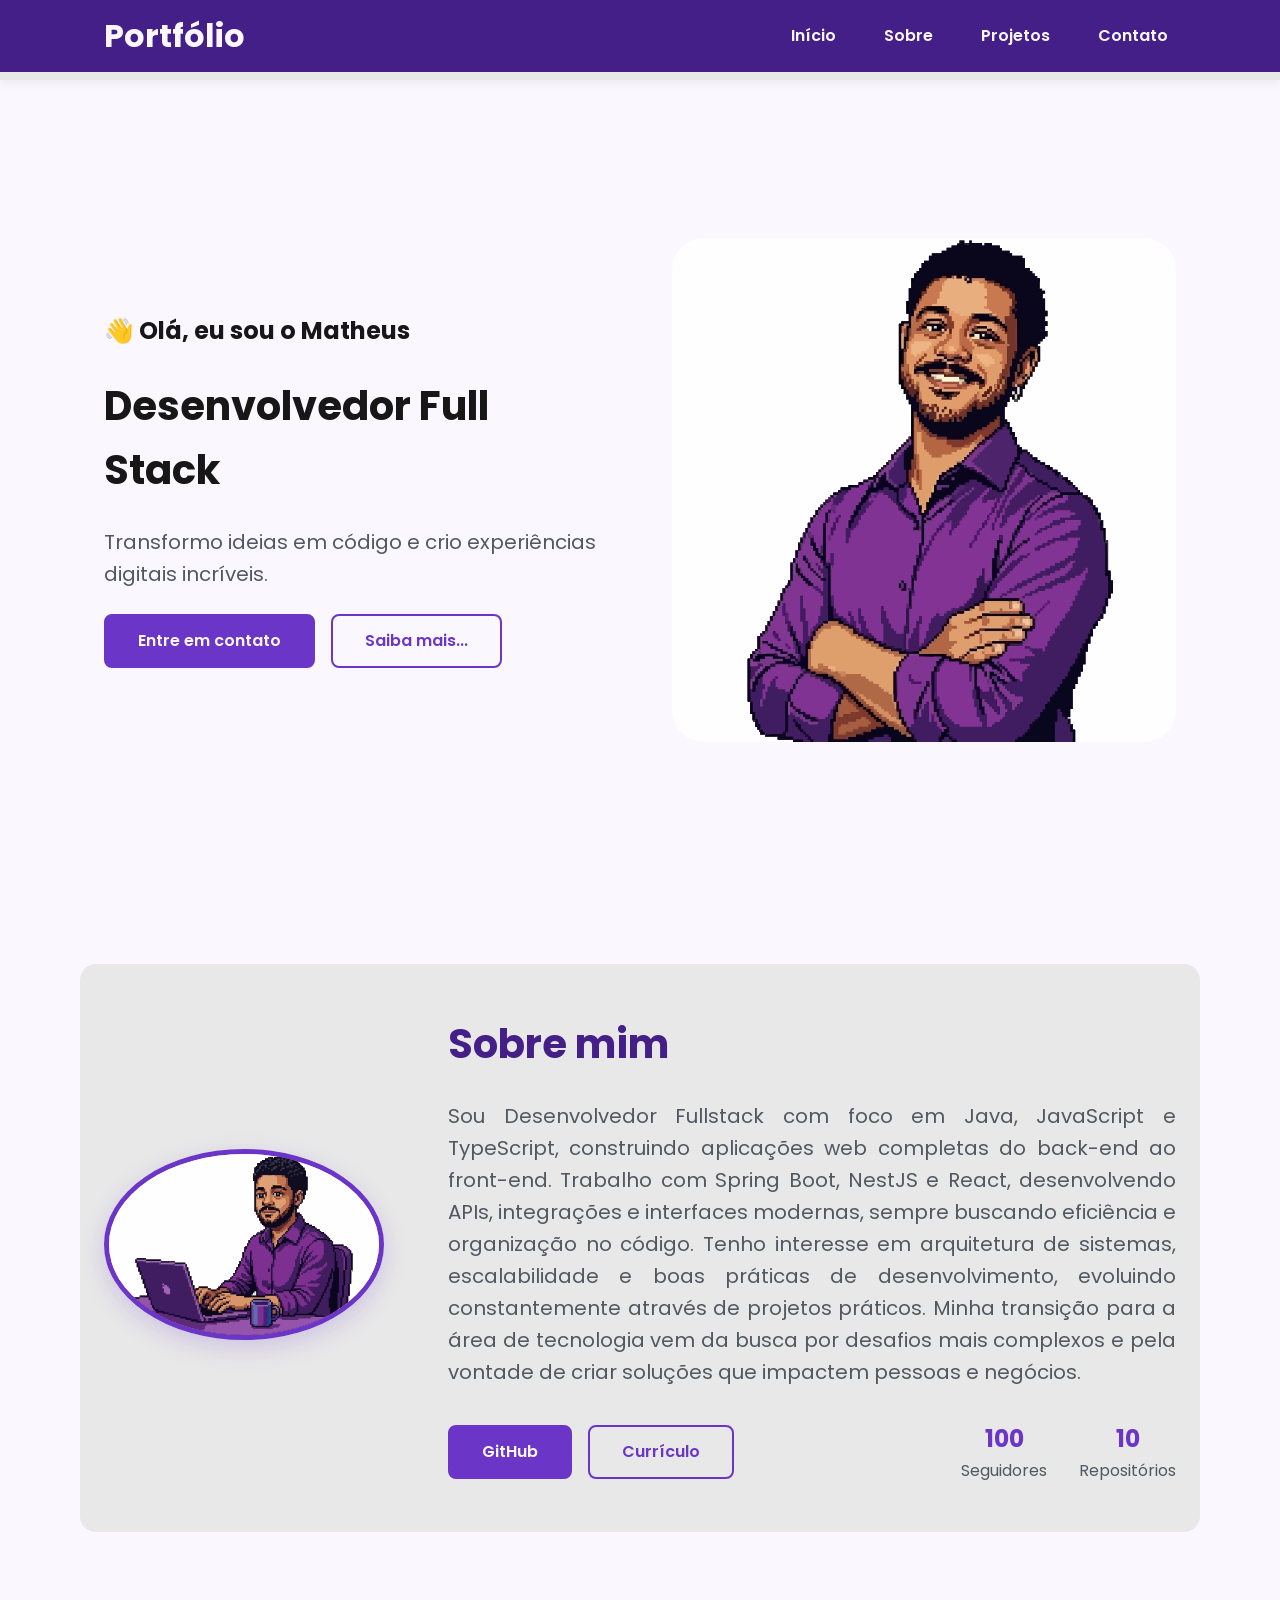
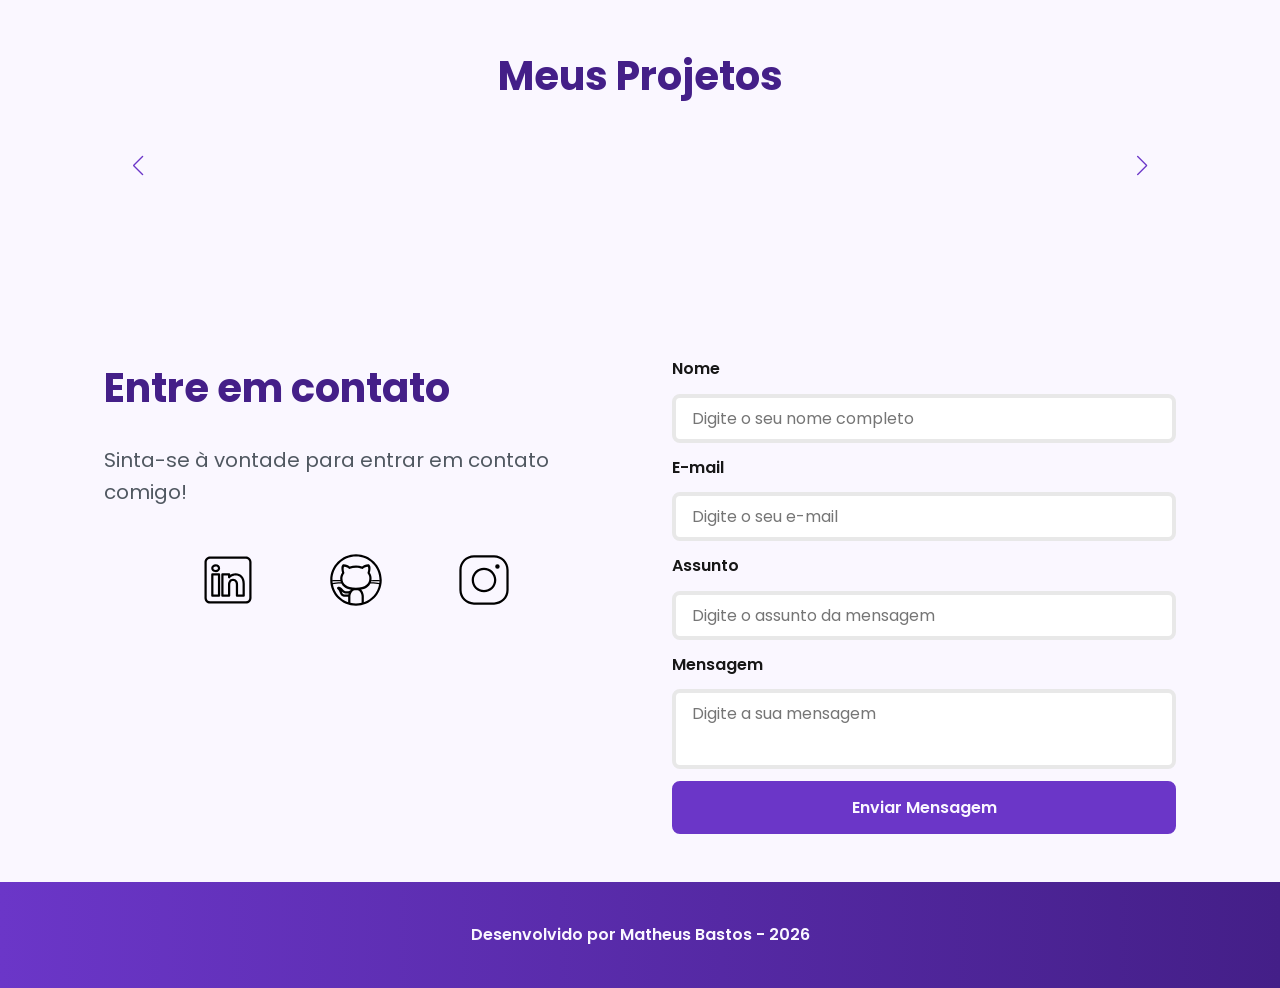
<file: index.html>
<!doctype html>
<html lang="pt-br">
  <head>
    <!-- Fontes do Google -->
    <link rel="preconnect" href="https://fonts.googleapis.com" />
    <link rel="preconnect" href="https://fonts.gstatic.com" crossorigin />

    <!-- Fonte do Google - Poppins -->
    <link
      href="https://fonts.googleapis.com/css2?family=Poppins&display=swap"
      rel="stylesheet"
    />

    <meta charset="UTF-8" />
    <meta name="viewport" content="width=device-width, initial-scale=1.0" />
    <meta name="author" content="Matheus Bastos" />
    <meta
      name="description"
      content="Portfólio Pessoal do Matheus Bastos, 
                desenvolvedor Full Stack especializado em criar experiências 
                digitais incríveis. Conheça meus projetos e entre em contato."
    />
    <meta name="robots" content="index, follow" />

    <link rel="icon" type="image/svg+xml" href="./assets/img/favicon.svg" />

    <!-- SWIPER CSS -->
    <link
      rel="stylesheet"
      href="https://cdn.jsdelivr.net/npm/swiper@11/swiper-bundle.min.css"
    />

    <!-- CSS principal da página -->
    <link rel="stylesheet" href="./assets/css/style.css" />

    <title>Portfólio do Matheus</title>
  </head>
  <body>
    <!-- Cabeçalho da página -->
    <header>
      <div class="menu-content">
        <!-- Título do Cabeçalho -->
        <a href="index.html" id="titulo">Portfólio</a>

        <!-- Menu de Navegação -->
        <nav>
          <ul class="menu-list">
            <li><a href="#hero">Início</a></li>
            <li><a href="#about">Sobre</a></li>
            <li><a href="#projects">Projetos</a></li>
            <li><a href="#contact">Contato</a></li>
          </ul>
        </nav>
      </div>
    </header>

    <!-- Seção Principal da página -->
    <main>
      <!-- Seção Hero -->
      <section id="hero" class="section-container hero-container">
        <!-- Boas Vindas -->
        <article class="hero-content">
          <span>👋 Olá, eu sou o Matheus</span>
          <h1>Desenvolvedor Full Stack</h1>
          <p>
            Transformo ideias em código e crio experiências digitais incríveis.
          </p>

          <div class="buttons-container">
            <a href="#contact" class="botao">Entre em contato</a>
            <a href="#about" class="botao-outline">Saiba mais...</a>
          </div>
        </article>

        <!-- Imagem da Seção Hero -->
        <figure class="hero-image">
          <img
            src="./assets/img/avatar_dev_eu.svg"
            alt="Foto do autor do site"
            class="float-animation"
          />
        </figure>
      </section>

      <!-- Seção About -->
      <section id="about" class="section-container about-container">
        <!-- Imagem da Seção About -->
        <figure class="about-image">
          <img
            src="./assets/img/foto_dev_eu.svg"
            alt="Foto do perfil do autor"
          />
        </figure>

        <!-- Conteúdo da Seção About -->
        <article class="about-content">
          <h2>Sobre mim</h2>
          <p>
            Sou Desenvolvedor Fullstack com foco em Java, JavaScript e
            TypeScript, construindo aplicações web completas do back-end ao
            front-end. Trabalho com Spring Boot, NestJS e React, desenvolvendo
            APIs, integrações e interfaces modernas, sempre buscando eficiência
            e organização no código. Tenho interesse em arquitetura de sistemas,
            escalabilidade e boas práticas de desenvolvimento, evoluindo
            constantemente através de projetos práticos. Minha transição para a
            área de tecnologia vem da busca por desafios mais complexos e pela
            vontade de criar soluções que impactem pessoas e negócios.
          </p>

          <!-- Links (GitHub + Curriculo) e Dados do GitHub -->
          <div class="about-buttons-data">
            <!-- Links -->
            <div class="buttons-container">
              <a href="https://github.com/bastosmatheusm" target="_blank" class="botao">GitHub</a>
              <a href="https://drive.google.com/file/d/16etYPk3OoIHHCs573_OeueAUA4TnUzzG/view?usp=sharing" target="_blank" class="botao-outline">Currículo</a>
            </div>

            <!-- Dados - GitHub -->
            <div class="data-container">
              <!-- Nº de Seguidores -->
              <div class="data-item">
                <span class="data-number">100</span>
                <span class="data-label">Seguidores</span>
              </div>

              <!-- Nº de Repositórios Públicos -->
              <div class="data-item">
                <span class="data-number">10</span>
                <span class="data-label">Repositórios</span>
              </div>
            </div>
          </div>
        </article>
      </section>

      <!-- Seção Projects -->
      <section id="projects" class="section-container projects-container">
        <h2>Meus Projetos</h2>

        <!-- Swiper Container -->
        <div class="swiper projects-swiper">
          <div class="swiper-wrapper">
          </div>

          <!-- Botões de Navegação -->
          <div class="swiper-button-next"></div>
          <div class="swiper-button-prev"></div>

          <!-- Paginação -->
          <div class="swiper-pagination"></div>
        </div>
      </section>

      <!-- Seção Contact -->
      <section id="contact" class="section-container contact-container">
        <!-- Redes Sociais -->
        <article class="contact-info">
          <h2>Entre em contato</h2>
          <p>Sinta-se à vontade para entrar em contato comigo!</p>

          <!-- Links para as Redes Sociais -->
          <div class="social-container">
            <a
              href="https://www.linkedin.com/in/matheus-moura-bastos/"
              target="_blank"
              class="social-icon"
              aria-label="Linkedin"
            >
              <img
                src="./assets/icons/social/linkedin.svg"
                alt="Link para o LinkedIn"
              />
            </a>

            <a href="https://github.com/bastosmatheusm" target="_blank" class="social-icon" aria-label="GitHub">
              <img
                src="./assets/icons/social/github.svg"
                alt="Link para o GitHub"
              />
            </a>

            <a
              href="https://www.instagram.com/bastos_matheusmoura/"
              target="_blank"
              class="social-icon"
              aria-label="Instagram"
            >
              <img
                src="./assets/icons/social/instagram.svg"
                alt="Link para o Instagram"
              />
            </a>
          </div>
        </article>

        <!-- Formulário de Contato -->
        <form
          id="formulario"
          action="https://api.web3forms.com/submit"
          method="POST"
        >
          <input
            type="hidden"
            name="access_key"
            value="9ca1c214-f171-4909-992e-8795c42c2680"
          />
          <input
            type="hidden"
            name="redirect"
            value="https://bastosmatheusm.github.io/portfolio/success.html"
          />

          <label for="nome">Nome</label>
          <input
            id="nome"
            name="nome"
            type="text"
            placeholder="Digite o seu nome completo"
          />
          <span id="erro-nome"></span>

          <label for="email">E-mail</label>
          <input
            id="email"
            name="email"
            type="text"
            placeholder="Digite o seu e-mail"
          />
          <span id="erro-email"></span>

          <label for="assunto">Assunto</label>
          <input
            id="assunto"
            name="assunto"
            type="text"
            placeholder="Digite o assunto da mensagem"
          />
          <span id="erro-assunto"></span>

          <label for="mensagem">Mensagem</label>
          <textarea
            id="mensagem"
            name="mensagem"
            placeholder="Digite a sua mensagem"
          ></textarea>
          <span id="erro-mensagem"></span>

          <button class="botao" type="submit">Enviar Mensagem</button>
        </form>
      </section>
    </main>

    <!-- Rodapé da página -->
    <footer>Desenvolvido por Matheus Bastos - 2026</footer>

    <!-- SWIPER JS -->
    <script src="https://cdn.jsdelivr.net/npm/swiper@11/swiper-bundle.min.js"></script>

    <!-- Script JavaScript principal da página -->
    <script src="./assets/js/script.js"></script>
  </body>
</html>
</file>
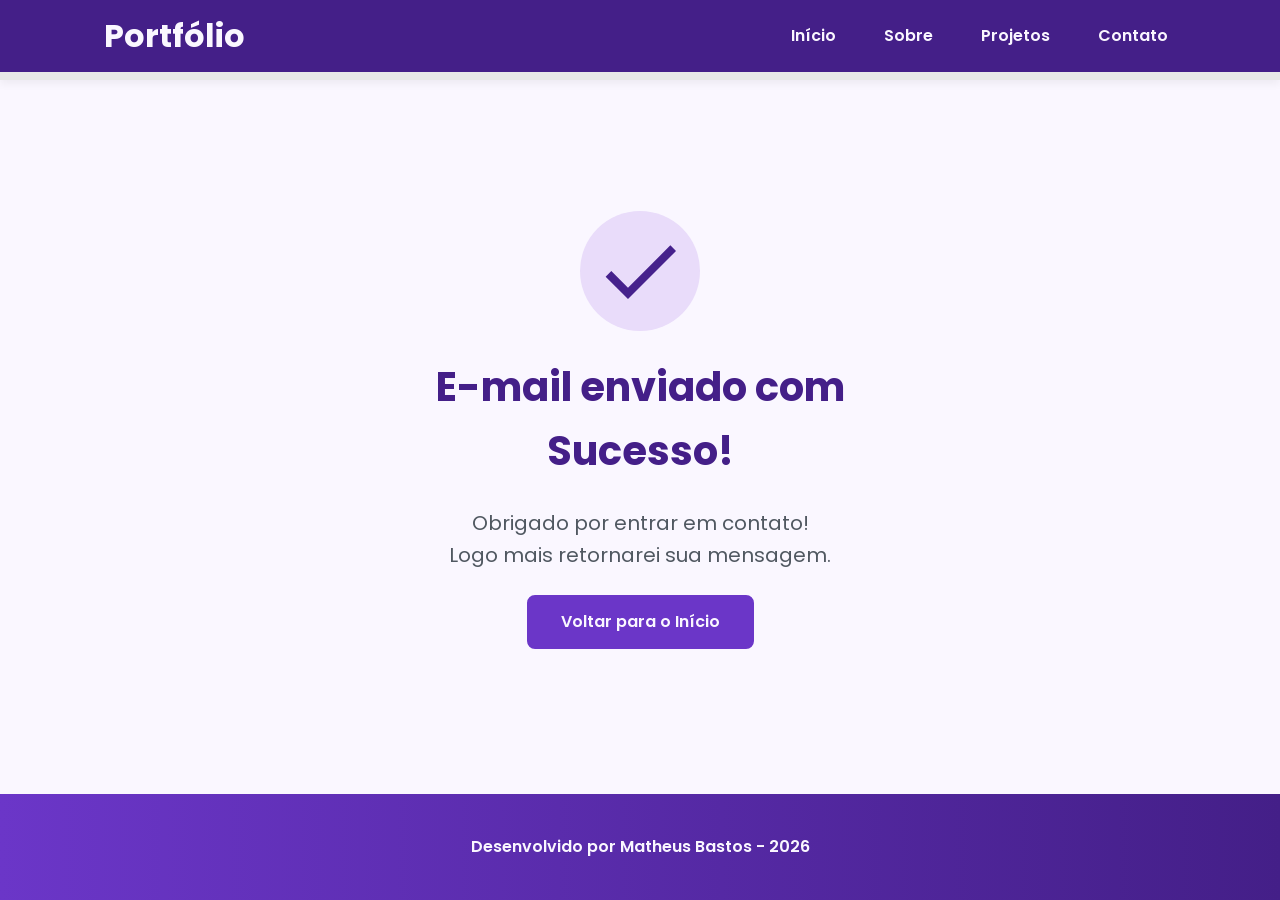
<file: success.html>
<!doctype html>
<html lang="pt-br">
  <head>
    <!-- Fontes do Google -->
    <link rel="preconnect" href="https://fonts.googleapis.com" />
    <link rel="preconnect" href="https://fonts.gstatic.com" crossorigin />

    <!-- Fonte do Google - Poppins -->
    <link
      href="https://fonts.googleapis.com/css2?family=Poppins&display=swap"
      rel="stylesheet"
    />

    <meta charset="UTF-8" />
    <meta name="viewport" content="width=device-width, initial-scale=1.0" />
    <meta name="author" content="Matheus Bastos" />
    <meta
      name="description"
      content="Portfólio Pessoal do Matheus Bastos, 
                desenvolvedor Full Stack especializado em criar experiências 
                digitais incríveis. Conheça meus projetos e entre em contato."
    />
    <meta name="robots" content="index, follow" />

    <link rel="icon" type="image/svg+xml" href="./assets/img/favicon.svg" />

    <!-- CSS principal da página -->
    <link rel="stylesheet" href="./assets/css/style.css" />

    <title>Portfólio do Matheus</title>
  </head>

  <body>
    <!-- Cabeçalho da Página (header) -->
    <header class="menu-container">
      <div class="menu-content">
        <a href="index.html" id="titulo">Portfólio</a>

        <nav>
          <ul class="menu-list">
            <li><a href="index.html#hero">Início</a></li>
            <li><a href="index.html#about">Sobre</a></li>
            <li><a href="index.html#projects">Projetos</a></li>
            <li><a href="index.html#contact">Contato</a></li>
          </ul>
        </nav>
      </div>
    </header>

    <!-- Seção Principal da Página (main) -->
    <main>
      <!-- Mensagem de Sucesso -->
      <section class="success-container">
        <article class="success-content">
          <figure class="success-icon">
            <img
              src="./assets/img/success.svg"
              alt="Ilustração de sucesso"
              class="float-animation"
              width="20%"
            />
          </figure>

          <h1>E-mail enviado com Sucesso!</h1>
          <h2>
            Obrigado por entrar em contato! <br />
            Logo mais retornarei sua mensagem.
          </h2>

          <a class="botao" href="index.html">Voltar para o Início</a>
        </article>
      </section>
    </main>

    <!-- Rodapé da Página (footer) -->
    <footer>Desenvolvido por Matheus Bastos - 2026</footer>
  </body>
</html>
</file>
<file: assets/css/style.css>
/* Reset do Navegador */
* {
  margin: 0;
  padding: 0;
  box-sizing: border-box;
  font-family: 'Poppins', sans-serif;
  font-weight: 400;
  text-decoration: none;
  outline: none;
}    

/* Variáveis */
:root {
    /* Paleta de Cores - Purple */
    --purple-50: #f4eaff;
    --purple-100: #e9dcfa;
    --purple-200: #cdb3f0;
    --purple-300: #b186e5;
    --purple-400: #9460db;
    --purple-500: #6b36c8;
    --purple-600: #5b2ca0;
    --purple-700: #4c2177;
    --purple-800: #441f88;
    --purple-900: #2a0e4d;
    --purple-950: #1a0730;

    /* Cores Neutras */
    --gray-200: #e8e8e8;
    --gray-400: #505861;
    --black: #171717;
    --white: #FAF7FF;

    /* Cores de Estado */
    --error: #e63946;

    /* Sombras */
    --shadow-sm: 0 0.25rem 0.5rem rgba(0, 0, 0, 0.05);
    --shadow-md: 0 0.25rem 0.75rem rgba(107, 54, 200, 0.3);
    --shadow-lg: 0 0.5rem 1.5rem rgba(107, 54, 200, 0.2);

    /* Espaçamentos */
    --spacing-xs: 0.5rem;
    --spacing-sm: 1rem;
    --spacing-md: 1.5rem;
    --spacing-lg: 2rem;
    --spacing-xl: 3rem;
    --spacing-2xl: 4rem;

    /* Tamanhos de Fonte */
    --text-sm: 0.75rem;
    --text-base: 1rem;
    --text-lg: 1.25rem;
    --text-xl: 1.5rem;
    --text-2xl: 2rem;
    --text-3xl: 2.5rem;

    /* Border Radius */
    --radius-sm: 0.25rem;
    --radius-md: 0.5rem;
    --radius-lg: 1rem;
    --radius-xl: 2rem;
    --radius-full: 50%;

    /* Animação Padrão */
    --transition-default: all 0.3s ease;
}

/* Configurações Básicas */

html {
  scroll-behavior: smooth;
}

body {
  display: flex;
  flex-direction: column;
  min-height: 100vh;
  background-color: var(--white);
  line-height: 1.6;
  color: var(--black);
}

main {
  flex: 1;
}

/* Seções - Base Comum */

.section-container {
  max-width: 70rem;
  margin: 0 auto;
  padding: var(--spacing-xl) var(--spacing-md);
  scroll-margin-top: 6rem;
}

/* Botões */

.buttons-container {
  display: flex;
  gap: var(--spacing-sm);
}

.botao,
.botao-outline {
  display: inline-block;
  padding: 0.75rem 2rem;
  border: 0.15rem solid transparent;
  border-radius: var(--radius-md);
  font-size: var(--text-base);
  font-weight: 600;
  text-align: center;
  cursor: pointer;
  transition: var(--transition-default);
}

.botao {
  border-color: var(--purple-500);
  background-color: var(--purple-500);
  color: var(--white);
}

.botao:hover {
  border-color: var(--purple-800);
  background-color: var(--purple-800);
  box-shadow: var(--shadow-md);
  transform: translateY(-0.25rem);
}

.botao-outline {
  border-color: var(--purple-500);
  background-color: transparent;
  color: var(--purple-500);
}

.botao-outline:hover {
  border-color: var(--purple-500);
  background-color: var(--purple-500);
  color: var(--white);
  transform: translateY(-0.25rem);
}

/* Botões pequenos - Card Projetos */

.botao.botao-sm,
.botao-outline.botao-sm {
  min-width: 6rem;
  padding: 0.25rem var(--spacing-sm);
  border-width: 0.125rem;
  border-radius: 0.25rem;
  font-size: var(--text-sm);
}

/* Seção Header - Cabeçalho e Menu */

header {
  position: sticky;
  top: 0;
  z-index: 1000;
  width: 100%;
  height: 5rem;
  border-bottom: var(--spacing-xs) solid var(--gray-200);
  box-shadow: var(--shadow-sm);
  background-color: var(--purple-800);
}

header a {
  font-weight: 600;
  color: var(--white);
  transition: color 0.3s ease;
}

header a:hover {
  color: var(--purple-100);
}

#titulo {
  font-size: var(--text-2xl);
  font-weight: 700;
}

.menu-content {
  display: flex;
  justify-content: space-between;
  align-items: center;
  max-width: 70rem;
  height: 100%;
  margin: 0 auto;
  padding: 0 var(--spacing-md);
}

.menu-list {
  display: flex;
  gap: var(--spacing-lg);
  list-style: none;
}

.menu-list a {
  padding: var(--spacing-xs);
}

/* Seção Hero */

.hero-container {
  display: flex;
  align-items: center;
  gap: var(--spacing-2xl);
  min-height: calc(100vh - 5rem);
}

.hero-content {
  display: flex;
  flex: 1;
  flex-direction: column;
  gap: var(--spacing-md);

}

.hero-content span {
  font-size: var(--text-xl);
  font-weight: 700;
}

.hero-content h1 {
  font-size: var(--text-3xl);
  font-weight: 700;
}

.hero-content p,
.about-content p,
.contact-info p {
  font-size: var(--text-lg);
  color: var(--gray-400);
}

.hero-image {
  display: flex;
  flex: 1;
  justify-content: center;
}

.hero-image img {
  width: 100%;
  max-width: 100%;
  border-radius: var(--radius-xl);
}

/* Animação Flutuante */
@keyframes float {
  
  0%,
  100% {
    transform: translateY(0);
  }

  50% {
    transform: translateY(-1.25rem);
  }

}

/* Usa animação */
.float-animation {
  animation: float 3s ease-in-out infinite;
}

/* About */

.about-container {
    display: flex;
    align-items: center;
    gap: var(--spacing-2xl);
    margin: var(--spacing-2xl) auto;
    border-radius: var(--radius-lg);
    background-color: var(--gray-200);
}

.about-image {
    flex: 0 0 17.5rem;
}

.about-image img {
    width: 100%;
    border: 0.35rem solid var(--purple-500);
    border-radius: var(--radius-full);
    box-shadow: var(--shadow-lg);
}

.about-content h2,
.projects-container h2,
.contact-info h2 {
    margin-bottom: var(--spacing-md);
    font-size: var(--text-3xl);
    font-weight: 700;
    color: var(--purple-800);
}

.about-content p {
    margin-bottom: var(--spacing-sm);
    text-align: justify;
}

.about-buttons-data {
    display: flex;
    justify-content: space-between;
    align-items: center;
    gap: var(--spacing-lg);
    margin-top: var(--spacing-lg);
}

.about-buttons-data .botao {
    margin-right: auto;
}

.data-container {
    display: flex;
    gap: var(--spacing-lg);
    margin-top: 0;
}

.data-item {
    display: flex;
    flex-direction: column;
    align-items: center;
}

.data-number {
    font-size: var(--text-xl);
    font-weight: 700;
    text-align: center;
    color: var(--purple-500);
}

.data-label {
    font-size: var(--text-base);
    text-align: center;
    color: var(--gray-400);
}

/* Projects */

.projects-container {
  scroll-margin-top: 3rem;
  margin: var(--spacing-2xl) auto; 
  text-align: center;
}

.projects-swiper {
  position: relative;
  width: 100%;
  padding: var(--spacing-sm) var(--spacing-xl) var(--spacing-xl);
  overflow: hidden;
}

/* Card Projetos */

.project-card {
  display: flex;
  flex-direction: column;
  width: 100%;
  height: 100%;
  border: 0.15rem solid var(--gray-200);
  border-radius: var(--radius-lg);
  background-color: var(--white);
  box-shadow: var(--shadow-sm);
  overflow: hidden;
  transition: var(--transition-default);
}

.project-card:hover {
  box-shadow: var(--shadow-lg);
}

.project-image {
  display: flex;
  justify-content: center;
  align-items: center;
  width: 100%;
  height: 10rem;
  background: linear-gradient(135deg, var(--purple-50) 0%, var(--purple-100) 100%);
}

.project-image img {
  width: 75%;
  height: 75%;
  max-width: 7rem;
  max-height: 7rem;
  object-fit: contain;
  transition: transform 0.3s ease;
}

.project-content {
  display: flex;
  flex: 1;
  flex-direction: column;
  padding: var(--spacing-md);
  text-align: left;
}

.project-content h3 {
  margin-bottom: 0.75rem;
  font-size: var(--text-lg);
  font-weight: 700;
}

.project-content p {
  flex: 1;
  margin-bottom: var(--spacing-sm);
  font-size: var(--text-base);
  color: var(--gray-400)
}

.project-tags {
  display: flex;
  flex-wrap: wrap;
  gap: var(--spacing-xs)
}

.tag {
  padding: 0.375rem 0.75rem;
  border-radius: var(--radius-sm);
  background-color: var(--purple-100);
  font-size: var(--text-sm);
  font-weight: 600;
  color: var(--purple-800);
}

.project-buttons {
  display: flex;
  justify-content: center;
  align-items: center;
  gap: 0.75rem;
  margin-top: var(--spacing-sm);
}

/* Configuração do Swiper */

.swiper-wrapper {
    align-items: stretch;
}

.swiper-slide {
    display: flex;
    height: auto;
}

/* Botões do Swiper (navegação) */
.swiper-button-next,
.swiper-button-prev {
    width: 3rem;
    height: 3rem;
}

.swiper-button-next:after,
.swiper-button-prev:after {
    font-size: var(--text-lg);
    color: var(--purple-500);
}

.swiper-button-next:hover:after,
.swiper-button-prev:hover:after {
    color: var(--purple-800);
}

/* Indicadores de paginação */
.swiper-pagination-bullet {
    width: 0.75rem;
    height: 0.75rem;
    background-color: var(--gray-200);
    opacity: 1;
}

.swiper-pagination-bullet-active {
    width: var(--spacing-lg);
    border-radius: var(--radius-sm);
    background-color: var(--purple-500);
}

/* Seção de Contato */

.contact-container {
  display: grid;
  grid-template-columns: 1fr 1fr;
  gap: var(--spacing-2xl);
}

/* Redes Sociais */

.contact-info h2{
  margin-bottom: var(--spacing-md);
}

.contact-info p{
  margin-bottom: var(--spacing-lg);
}

.social-container {
  display: flex;
  justify-content: center;
  gap: var(--spacing-xl);
}

.social-icon {
  width: 5rem;
  height: 5rem;
  padding: 0.75rem;
  border-radius: var(--radius-md);
  transition: var(--transition-default);
}

.social-icon img{
  width: 100%;
  filter: brightness(0) saturate(100%);
  transition: filter 0.3s ease;
}

.social-icon img:hover {
  filter: brightness(0) 
          saturate(100%) 
          invert(42%) 
          sepia(93%) 
          saturate(1352%) 
          hue-rotate(243deg) 
          brightness(79%) 
          contrast(91%);
}

/* Formulário de Contato */

form {
  display: flex;
  flex-direction: column;
  gap: 0.75rem;
}

form label {
  font-size: var(--text-base);
  font-weight: 600;
}

form input,
form textarea {
  width: 100%;
  padding: 0.5rem var(--spacing-sm);
  border: 0.25rem solid var(--gray-200);
  border-radius: var(--radius-md);
  font-family: inherit;
  font-size: var(--text-base);
  transition: border-color 0.3s ease;
}

form input:focus,
form textarea:focus {
  border-color: var(--purple-500);
  outline: none
}

form textarea {
  min-height: 5rem;
  resize: none;
}

form span {
  margin-top: -0.75rem;
  font-size: var(--text-sm);
  color: var(--error);
}

/* Footer */

footer {
    padding: 2.5rem;
    background: linear-gradient(to right, var(--purple-500), var(--purple-800));
    font-weight: 600;
    text-align: center;
    color: var(--white);
}

/* Página Success */

.success-container {
    display: flex;
    flex-direction: column;
    justify-content: center;
    align-items: center;
    width: 100%;
    min-height: calc(100vh - 12.5rem);
    padding: var(--spacing-xl) var(--spacing-md);
}

.success-content {
    display: flex;
    flex-direction: column;
    align-items: center;
    gap: var(--spacing-md);
    max-width: 37.5rem;
    text-align: center;
}

.success-content h1 {
    font-size: var(--text-3xl);
    font-weight: 700;
    color: var(--purple-800);
}

.success-content h2 {
    font-size: var(--text-lg);
    color: var(--gray-400);
}

.success-icon {
    display: flex;
    align-items: center;
    justify-content: center;
    width: 7.5rem;
    height: 7.5rem;
    border-radius: var(--radius-full);
    background-color: var(--purple-100);
}

.success-icon img {
    width: 6rem;
    height: 6rem;
    filter: brightness(0) 
            saturate(100%) 
            invert(11%) 
            sepia(69%) 
            saturate(3759%) 
            hue-rotate(256deg) 
            brightness(101%) 
            contrast(96%);
}

/* ========================================
   RESPONSIVIDADE - TABLETS (até 1024px)
======================================== */

@media screen and (max-width: 1024px) {
   
    /* Layout */
    .section-container {
        padding: var(--spacing-lg) var(--spacing-md);
    }

    /* Tipografia */
    .section-container h1 {
        font-size: var(--text-3xl);
    }

    .section-container h2 {
        font-size: var(--text-2xl);
    }

    .section-container p  {
        font-size: var(--text-base);
    }

    .section-container span {
        font-size: var(--text-lg);
    }

    .success-content h1 {
        font-size: var(--text-3xl);
    }

    .success-content h2 {
        font-size: var(--text-lg); 
    }

    /* Header */
    #titulo {
        font-size: var(--text-xl); 
    }

    /* Header - Oculta menu em telas pequenas */
    @media (max-width: 768px) {
        .menu-list {
            display: none;
        }
    }

    /* Hero */
    .hero-container {
        flex-direction: column-reverse;
        gap: var(--spacing-lg);
        min-height: 60vh;
        text-align: center;
    }

    .hero-content,
    .hero-image {
        width: 90%;
    }

    .hero-image img {
        object-fit: cover;
    }

    .buttons-container {
        justify-content: center;
        width: 100%;
    }

    .hero-container .botao,
    .hero-container .botao-outline {
        padding: 0.75rem 1.5rem;
        font-size: var(--text-base);
        white-space: nowrap;
    }

    /* About */
    .about-container {
        flex-direction: column;
        gap: var(--spacing-md);
        margin: var(--spacing-lg);
        padding: var(--spacing-lg);
    }

    .about-image {
        flex: 0 0 auto;
        width: 100%;
        display: flex;
        justify-content: center;
    }

    .about-image img {
        max-width: 16rem;
        width: 100%;
    }

    .about-content {
        width: 100%;
    }

    .about-buttons-data {
        flex-direction: column;
        gap: var(--spacing-md);
        align-items: stretch;
    }

    .about-buttons-data .botao {
        margin-right: 0;
    }

    .data-container {
        justify-content: center;
        width: 100%;
    }

    /* Projects */
    .projects-container {
        margin: var(--spacing-lg) auto 0;
    }

    .projects-swiper {
        margin: 0;
        padding: var(--spacing-sm) var(--spacing-lg) 2.5rem;
    }

    .project-card {
        width: 100%;
        height: 30rem;
        min-height: 30rem;
        max-height: 30rem;
        max-width: 100%;
    }

    .project-content {
        display: flex;
        flex-direction: column;
        justify-content: space-between;
        height: 100%;
    }

    .project-content p {
        flex: 1;
        overflow: hidden;
    }

    .project-tags {
        min-height: 2.5rem;
        align-items: flex-start;
    }

    .swiper-wrapper {
        align-items: stretch;
    }

    .swiper-slide {
        display: flex;
        justify-content: center;
        align-items: stretch;
        height: auto;
    }

    .swiper-button-next,
    .swiper-button-prev {
        display: none;
    }

    /* Contact */
    .contact-container {
        grid-template-columns: 1fr;
        gap: var(--spacing-lg);
        width: 90%;
        margin: 0 auto;
    }

    /* Success Page */
    .success-container {
        padding: var(--spacing-xl) var(--spacing-md);
        min-height: calc(100vh - 10rem);
    }

    .success-content {
        gap: var(--spacing-lg);
        max-width: 35rem;
    }

    .success-icon {
        width: 6rem;
        height: 6rem;
    }

    .success-icon img {
        width: 5rem;
        height: 5rem;
    }
}

/* ========================================
   RESPONSIVIDADE - MOBILE (até 480px)
======================================== */

@media screen and (max-width: 480px) {

    /* Layout */
    .section-container {
        padding: var(--spacing-md) var(--spacing-sm);
    }

    /* Tipografia Mobile */
    .section-container h1 {
        font-size: var(--text-xl);
    }

    .section-container h2 {
        font-size: var(--text-xl);
    }

    .section-container p {
        font-size: var(--text-base);
    }

    .section-container span {
        font-size: var(--text-lg);
    }

    .success-content h1 {
        font-size: var(--text-xl);
    }

    .success-content h2 {
        font-size: var(--text-base);
    }

    /* Header */
    #titulo {
        font-size: var(--text-xl);
    }

    .menu-list {
        display: none;
    }

    /* Hero */
    .hero-container {
        gap: var(--spacing-sm);
    }

    .hero-content {
        gap: var(--spacing-xs);
        width: 100%;
    }

    .buttons-container {
        flex-direction: column;
        gap: 0.75rem;
        width: 100%;
    }

    .buttons-container .botao,
    .buttons-container .botao-outline {
        width: 100%;
    }

    .hero-container .botao,
    .hero-container .botao-outline {
        padding: 0.75rem 1rem;
        font-size: var(--text-base);
        white-space: nowrap;
    }

    .hero-image {
        width: 100%;
    }

    .hero-image img {
        max-width: 20rem;
    }

    /* About */
    .about-container {
        margin: var(--spacing-lg) 0.5rem;
        padding: var(--spacing-md);
    }

    .about-image img {
        max-width: 14rem;
    }

    .about-buttons-data .botao,
    .about-buttons-data .botao-outline {
        width: 100%;
        padding: 0.75rem var(--spacing-lg);
        font-size: var(--text-base);
        text-align: center;
    }

    .data-number {
        font-size: var(--text-lg);
    }

    .data-label {
        font-size: var(--text-sm);
    }

    /* Projects */
    .projects-container {
        margin: var(--spacing-lg) auto 0;
    }

    .projects-swiper {
        position: relative;
        margin: 0;
        padding: var(--spacing-sm) 0 2rem 0;
        overflow: visible;
    }

    .project-card {
        width: 100%;
        height: 20rem;
        max-width: 20rem;
    }

    .project-image {
        height: 10rem;
    }

    .project-content {
        padding: var(--spacing-md);
    }

    .project-content h3 {
        font-size: var(--text-lg);
    }

    .project-content p {
        font-size: var(--text-base);
    }

    /* Contact */
    .contact-container {
        width: 100%;
    }

    .contact-info p {
        margin-bottom: var(--spacing-md);
    }

    .social-container {
        flex-wrap: wrap;
        gap: var(--spacing-lg);
        margin-bottom: var(--spacing-xs);
    }

    .social-icon {
        width: 4rem;
        height: 4rem;
    }

    /* Formulário */
    form {
        gap: var(--spacing-sm);
    }

    form label {
        font-size: var(--text-base);
    }

    form input,
    form textarea {
        padding: 0.75rem;
        font-size: var(--text-base);
    }

    form button {
        padding: 0.75rem var(--spacing-md);
        font-size: var(--text-base);
    }

    /* Footer */
    footer {
        padding: var(--spacing-md) var(--spacing-sm);
        font-size: var(--text-sm);
    }
    
    /* Success Page */
    .success-container {
        padding: var(--spacing-lg) var(--spacing-sm);
        min-height: calc(100vh - 8rem);
    }

    .success-content {
        gap: var(--spacing-md);
        max-width: 100%;
        padding: 0 var(--spacing-sm);
    }

    .success-icon {
        width: 5rem;
        height: 5rem;
    }

    .success-icon img {
        width: 4rem;
        height: 4rem;
    }

    .success-content .botao {
        width: 100%;
        max-width: 20rem;
        padding: 0.75rem var(--spacing-lg);
    }

}
</file>
